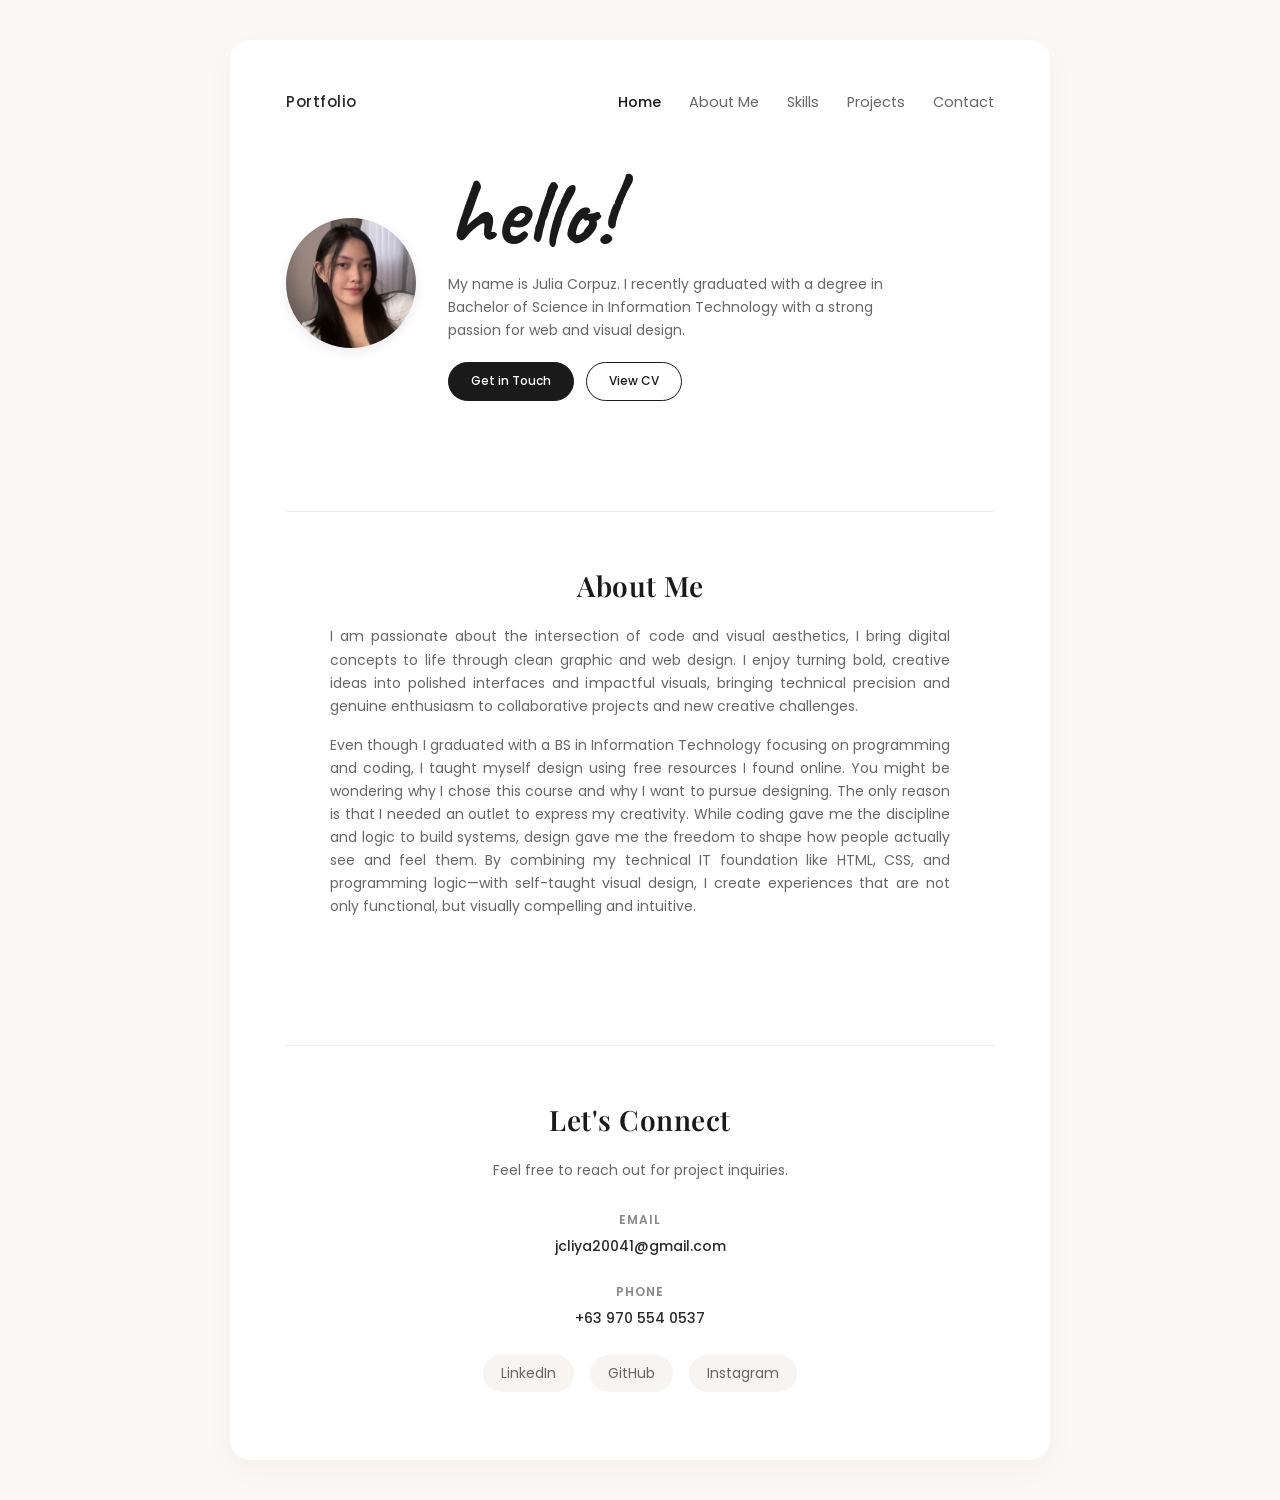
<file: index.html>
<!DOCTYPE html>
<html lang="en">
<head>
  <meta charset="UTF-8" />
  <meta name="viewport" content="width=device-width, initial-scale=1.0" />
  <title>Julia | Portfolio</title>
  
  <link rel="preconnect" href="https://fonts.googleapis.com">
  <link rel="preconnect" href="https://fonts.gstatic.com" crossorigin>
  <link href="https://fonts.googleapis.com/css2?family=Caveat:wght@600&family=Playfair+Display:ital,wght@0,400;0,600;1,400&family=Poppins:wght@300;400;500;600&display=swap" rel="stylesheet">
  
  <link rel="stylesheet" href="style.css">
</head>
<body>

  <main class="container">
    <header>
      <a href="index.html" class="logo">Portfolio</a>
      <nav>
        <ul>
          <li><a href="#top" class="active">Home</a></li>
          <li><a href="#about">About Me</a></li>
          <li><a href="skills.html">Skills</a></li>
          <li><a href="projects.html">Projects</a></li>
          <li><a href="#contact">Contact</a></li>
        </ul>
    </nav>
    </header>

    <section class="hero" id="hero">
      <img src="profile.jpg" alt="Profile" class="profile-img" />
      <div class="hero-content">
        <h1 class="hero-greeting">hello!</h1>
        <p class="hero-bio">
          My name is Julia Corpuz. I recently graduated with a degree in Bachelor of Science in Information Technology with a strong passion for web and visual design.
        </p>
        <div class="hero-actions">
          <a href="#contact" class="btn">Get in Touch</a>
          <a href="Corpuz, Julia-Resume.pdf" target="_blank" rel="noopener noreferrer" class="btn btn-outline">View CV</a>
        </div>
      </div>
    </section>

    <section class="about-section" id="about">
      <h2 class="section-title">About Me</h2>
      <div class="about-text">
        <p>I am passionate about the intersection of code and visual aesthetics, I bring digital concepts to life through clean graphic and web design. I enjoy turning bold, creative ideas into polished interfaces and impactful visuals, bringing technical precision and genuine enthusiasm to collaborative projects and new creative challenges.</p>
        <p>Even though I graduated with a BS in Information Technology focusing on programming and coding, I taught myself design using free resources I found online. You might be wondering why I chose this course and why I want to pursue designing. The only reason is that I needed an outlet to express my creativity. While coding gave me the discipline and logic to build systems, design gave me the freedom to shape how people actually see and feel them. By combining my technical IT foundation like HTML, CSS, and programming logic—with self-taught visual design, I create experiences that are not only functional, but visually compelling and intuitive.</p>
      </div>
    </section>

    <section class="contact-section" id="contact">
      <h2 class="section-title">Let's Connect</h2>
      <p class="contact-subtitle">Feel free to reach out for project inquiries.</p>
      
      <div class="contact-container">
        <div class="contact-item">
          <span class="contact-label">Email</span>
          <a href="mailto:jcliya20041@gmail.com" class="contact-value">jcliya20041@gmail.com</a>
        </div>

        <div class="contact-item">
          <span class="contact-label">Phone</span>
          <a href="tel:+639705540537" class="contact-value">+63 970 554 0537</a>
        </div>

        <div class="social-links">
          <a href="https://www.linkedin.com/in/julia-corpuz-b12122425" target="_blank" rel="noopener noreferrer" class="social-link">LinkedIn</a>
          <a href="https://github.com/yoimihya" target="_blank" rel="noopener noreferrer" class="social-link">GitHub</a>
          <a href="https://www.instagram.com/juuuiya/" target="_blank" rel="noopener noreferrer" class="social-link">Instagram</a>
        </div>
      </div>
    </section>
  </main>

 <script>
  document.querySelectorAll('nav a').forEach(anchor => {
    anchor.addEventListener('click', function(e) {
      const href = this.getAttribute('href');

      if (href === '#top' || href.endsWith('#top')) {
        e.preventDefault();
        window.scrollTo({ top: 0, left: 0, behavior: 'smooth' });
        document.documentElement.scrollTo({ top: 0, behavior: 'smooth' });
        document.body.scrollTo({ top: 0, behavior: 'smooth' });
        return;
      }

      if (href.startsWith('#') && href !== '#') {
        const target = document.querySelector(href);
        if (target) {
          e.preventDefault();
          target.scrollIntoView({ behavior: 'smooth' });
        }
      }
    });
  });
</script>
</body>
</html>
</file>
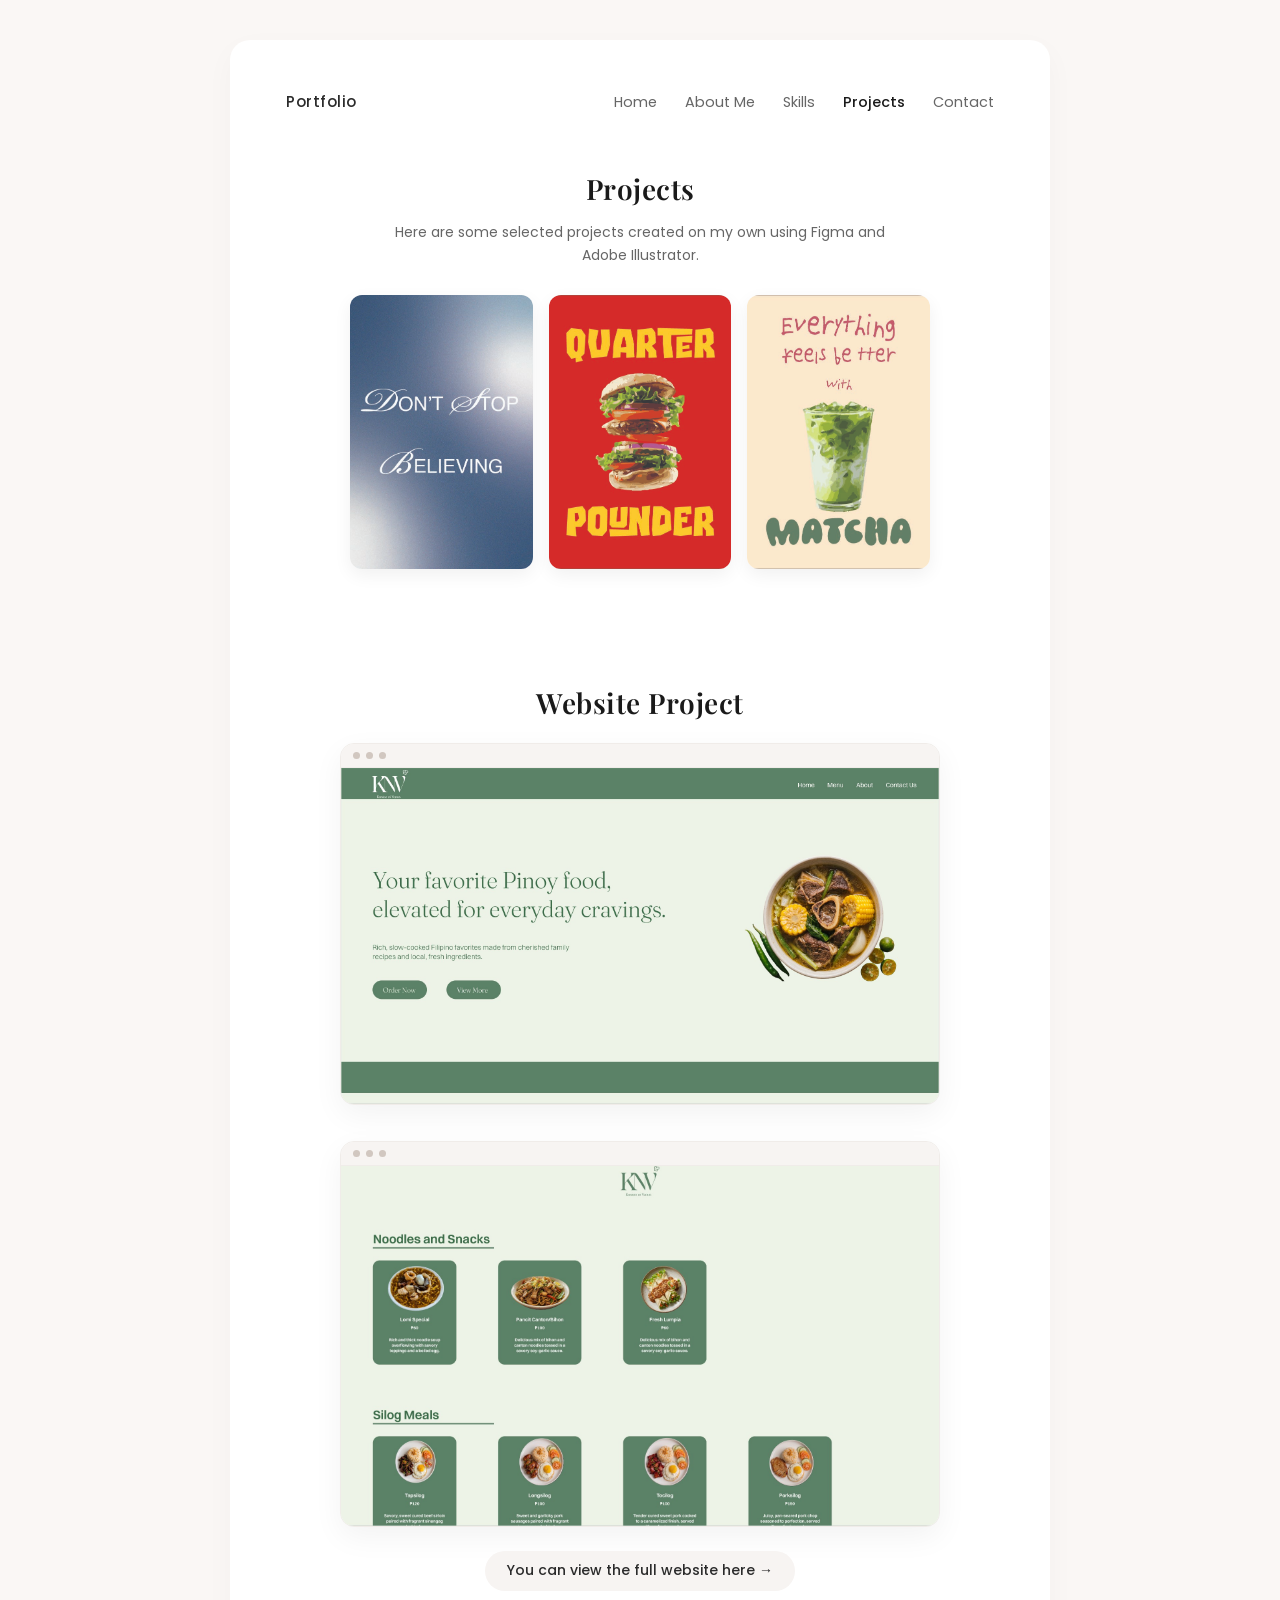
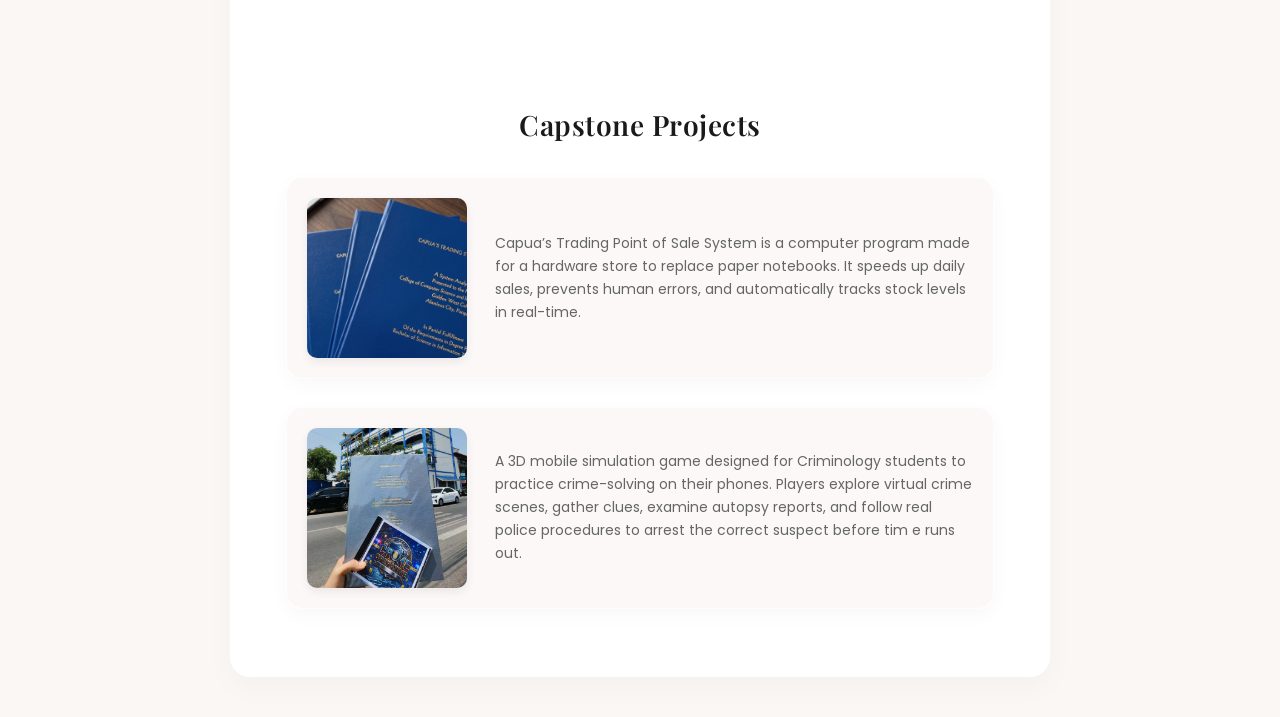
<file: projects.html>
<!DOCTYPE html>
<html lang="en">
<head>
  <meta charset="UTF-8" />
  <meta name="viewport" content="width=device-width, initial-scale=1.0" />
  <title>Projects</title>

  <link rel="preconnect" href="https://fonts.googleapis.com">
  <link rel="preconnect" href="https://fonts.gstatic.com" crossorigin>
  <link href="https://fonts.googleapis.com/css2?family=Caveat:wght@600&family=Playfair+Display:ital,wght@0,400;0,600;1,400&family=Poppins:wght@300;400;500;600&display=swap" rel="stylesheet">

  <link rel="stylesheet" href="style.css">
</head>
<body>

  <main class="container">
    <header>
      <a href="index.html" class="logo">Portfolio</a>
      <nav>
        <ul>
          <li><a href="index.html#top">Home</a></li>
          <li><a href="index.html#about">About Me</a></li>
          <li><a href="skills.html">Skills</a></li>
          <li><a href="projects.html" class="active">Projects</a></li>
          <li><a href="index.html#contact">Contact</a></li>
        </ul>
      </nav>
    </header>

    <div class="projects-wrapper">
      <section class="project-block">
        <h2 class="section-title">Projects</h2>
        <p class="section-desc">Here are some selected projects created on my own using Figma and Adobe Illustrator.</p>

        <div class="posters-grid">
          <div class="poster-card">
            <img src="poster.jpg" alt="Graphic Design 1">
          </div>
          <div class="poster-card">
            <img src="burger.jpg" alt="Quarter Pounder Poster">
          </div>
          <div class="poster-card">
            <img src="matcha.jpg" alt="Matcha Drink Poster">
          </div>
        </div>
      </section>

      <section class="web-design-section">
        <div class="mockup-container">
          <!-- Main Website Mockup -->
          <div class="website-showcase-item">
            <h3 class="handwritten-title">Website Project</h3>
            <div class="browser-frame">
              <div class="browser-header">
                <span class="browser-dot"></span>
                <span class="browser-dot"></span>
                <span class="browser-dot"></span>
              </div>
              <div class="browser-body">
                <img src="website_design.jpg" alt="Website UI Design Showcase" class="mockup-img">
              </div>
            </div>
          </div>

          <div class="menu-showcase">
            <div class="browser-frame">
              <div class="browser-header">
                <span class="browser-dot"></span>
                <span class="browser-dot"></span>
                <span class="browser-dot"></span>
              </div>
              <div class="browser-body">
                <img src="website_menu.jpg" alt="Website Menu UI" class="mockup-img">
              </div>
            </div>
          </div>
        </div>

        <div class="view-website-wrapper">
          <a href="https://gilcrpz.github.io/kusina-ni-venus/" target="_blank" rel="noopener noreferrer" class="view-website-link">
            You can view the full website here &rarr;
          </a>
        </div>
      </section>

      <section class="project-block capstone-block">
        <h2 class="section-title">Capstone Projects</h2>

        <div class="capstone-list">
          <div class="capstone-card">
            <div class="capstone-img-box">
              <img src="pos.jpg" alt="Hardware Inventory Tracking System">
            </div>
            <div class="capstone-info">
              <p>
                Capua’s Trading Point of Sale System is a computer program made for a hardware store to replace paper notebooks. It speeds up daily sales, prevents human errors, and automatically tracks stock levels in real-time.</p>
            </div>
          </div>

          <div class="capstone-card">
            <div class="capstone-img-box">
              <img src="the-crime-operative.jpg" alt="Crime Investigation Game Simulator">
            </div>
            <div class="capstone-info">
              <p>
                A 3D mobile simulation game designed for Criminology students to practice crime-solving on their phones. Players explore virtual crime scenes, gather clues, examine autopsy reports, and follow real police procedures to arrest the correct suspect before tim  e runs out.</p>
            </div>
          </div>
        </div>
      </section>
    </div>

 
</body>
</html>
</file>
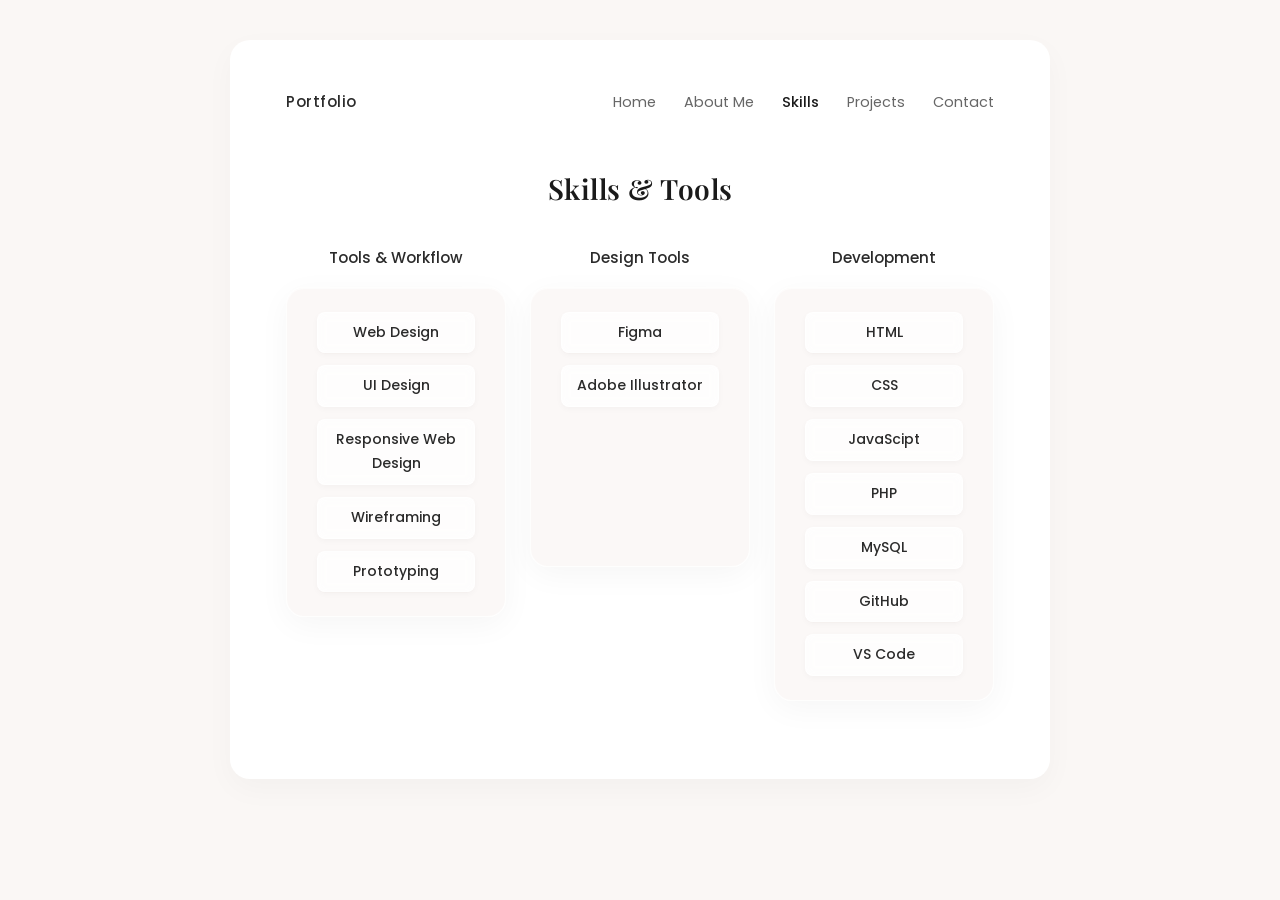
<file: skills.html>
<!DOCTYPE html>
<html lang="en">
<head>
  <meta charset="UTF-8" />
  <meta name="viewport" content="width=device-width, initial-scale=1.0" />
  <title>Skills</title>

  <link rel="preconnect" href="https://fonts.googleapis.com">
  <link rel="preconnect" href="https://fonts.gstatic.com" crossorigin>
  <link href="https://fonts.googleapis.com/css2?family=Caveat:wght@600&family=Playfair+Display:ital,wght@0,400;0,600;1,400&family=Poppins:wght@300;400;500;600&display=swap" rel="stylesheet">

  <link rel="stylesheet" href="style.css">
</head>
<body>

  <main class="container">
    <header>
      <a href="index.html" class="logo">Portfolio</a>
     <nav>
        <ul>
          <li><a href="index.html#top">Home</a></li>
          <li><a href="index.html#about">About Me</a></li>
          <li><a href="skills.html" class="active">Skills</a></li>
          <li><a href="projects.html">Projects</a></li>
          <li><a href="index.html#contact">Contact</a></li>
        </ul>
      </nav>
    </header>

    <section class="skills-page-section">
      <h2 class="section-title">Skills & Tools</h2>

      <div class="skills-grid">

        <div class="skills-col">
          <h3 class="skills-category-title">Tools & Workflow</h3>
          <div class="skills-card">
            <span class="skill-tag">Web Design</span>
            <span class="skill-tag">UI Design</span>
            <span class="skill-tag">Responsive Web Design</span>
            <span class="skill-tag">Wireframing</span>
            <span class="skill-tag">Prototyping</span>
          </div>
        </div>

        <div class="skills-col">
          <h3 class="skills-category-title">Design Tools</h3>
          <div class="skills-card">
            <span class="skill-tag">Figma</span>
            <span class="skill-tag">Adobe Illustrator</span>
          </div>
        </div>

        <div class="skills-col">
          <h3 class="skills-category-title">Development</h3>
          <div class="skills-card">
            <span class="skill-tag">HTML</span>
            <span class="skill-tag">CSS</span>
            <span class="skill-tag">JavaScipt</span>
            <span class="skill-tag">PHP</span>
            <span class="skill-tag">MySQL</span>
            <span class="skill-tag">GitHub</span>
            <span class="skill-tag">VS Code</span>
          </div>
        </div>
      </div>
    </section>

</body>
</html>
</file>
<file: style.css>
:root {
  --bg-color: #faf7f5;
  --text-main: #2b2b2b;
  --text-muted: #666666;
  --accent: #1a1a1a;
  --accent-hover: #3a3a3a;
  --card-bg: #ffffff;
  --border-light: #f0ece9;
}

* {
  box-sizing: border-box;
  margin: 0;
  padding: 0;
}

html {
  scroll-behavior: smooth;
}

body {
  font-family: 'Poppins', sans-serif;
  background-color: var(--bg-color);
  color: var(--text-main);
  line-height: 1.7;
  display: flex;
  justify-content: center;
  padding: 40px 20px;
}

.container {
  width: 100%;
  max-width: 820px;
  background: var(--card-bg);
  border-radius: 20px;
  padding: 48px 56px;
  box-shadow: 0 10px 30px rgba(0, 0, 0, 0.03);
}

/* Header & Nav */
header {
  display: flex;
  justify-content: space-between;
  align-items: center;
  margin-bottom: 50px;
}

.logo {
  font-family: 'Poppins', sans-serif;
  font-weight: 500;
  font-size: 0.95rem;
  letter-spacing: 0.5px;
  text-decoration: none;
  color: var(--text-main);
}

nav ul {
  display: flex;
  gap: 28px;
  list-style: none;
}

nav a {
  font-family: 'Poppins', sans-serif;
  text-decoration: none;
  color: var(--text-muted);
  font-size: 0.9rem;
  transition: color 0.2s ease;
}

nav a:hover,
nav a.active {
  color: var(--accent);
  font-weight: 500;
}

/* Standardized Titles */
.section-title,
.handwritten-title {
  font-family: 'Playfair Display', serif !important;
  font-size: 1.75rem !important;
  font-weight: 600;
  letter-spacing: 0.5px;
  color: var(--accent);
  margin-bottom: 16px;
  text-align: center;
  text-transform: capitalize;
}

/* Standardized Descriptions */
.hero-bio,
.about-text p,
.contact-subtitle,
.section-desc,
.capstone-info p {
  font-family: 'Poppins', sans-serif !important;
  font-size: 0.875rem !important;
  font-weight: 400;
  color: var(--text-muted);
  line-height: 1.65;
}

/* Hero Section */
.hero {
  display: flex;
  align-items: center;
  gap: 32px;
  padding-bottom: 110px;
}

.profile-img {
  width: 130px;
  height: 130px;
  border-radius: 50%;
  object-fit: cover;
  flex-shrink: 0;
  box-shadow: 0 4px 12px rgba(0, 0, 0, 0.08);
}

.hero-content {
  flex: 1;
}

.hero-greeting {
  font-family: 'Caveat', cursive;
  font-size: 6rem;
  line-height: 1;
  margin-bottom: 12px;
  color: var(--accent);
}

.hero-bio {
  margin-bottom: 20px;
  max-width: 480px;
}

.hero-actions {
  display: flex;
  gap: 12px;
}

.btn {
  font-family: 'Poppins', sans-serif;
  padding: 8px 22px;
  border-radius: 50px;
  font-size: 0.75rem;
  font-weight: 500;
  text-decoration: none;
  transition: all 0.2s ease;
  cursor: pointer;
  border: 1px solid var(--accent);
  background: var(--accent);
  color: #fff;
  display: inline-block;
}

.btn:hover {
  background: var(--accent-hover);
  transform: translateY(-1px);
}

.btn-outline {
  background: transparent;
  color: var(--accent);
}

.btn-outline:hover {
  background: var(--accent);
  color: #fff;
}

/* About Section */
.about-section {
  text-align: center;
  border-top: 1px solid var(--border-light);
  padding-top: 50px;
  padding-bottom: 110px;
}

.about-text {
  max-width: 620px;
  margin: 0 auto;
  text-align: justify;
  hyphens: auto;
}

.about-text p {
  margin-bottom: 16px;
}

/* Contact Section */
.contact-section {
  text-align: center;
  border-top: 1px solid var(--border-light);
  padding-top: 50px;
  padding-bottom: 20px;
}

.contact-subtitle {
  margin-bottom: 28px;
}

.contact-container {
  display: flex;
  flex-direction: column;
  align-items: center;
  gap: 24px;
}

.contact-item {
  display: flex;
  flex-direction: column;
  align-items: center;
  gap: 4px;
}

.contact-label {
  font-family: 'Poppins', sans-serif;
  font-size: 0.75rem;
  text-transform: uppercase;
  letter-spacing: 1px;
  color: #888;
  font-weight: 600;
}

.contact-value {
  font-family: 'Poppins', sans-serif;
  font-size: 0.875rem;
  color: var(--text-main);
  text-decoration: none;
  font-weight: 500;
  transition: color 0.2s ease;
}

.contact-value:hover {
  color: var(--accent-hover);
  text-decoration: underline;
}

.social-links {
  display: flex;
  justify-content: center;
  gap: 16px;
  flex-wrap: wrap;
}

.social-link {
  font-family: 'Poppins', sans-serif;
  font-size: 0.875rem;
  color: var(--text-muted);
  text-decoration: none;
  padding: 7px 18px;
  border-radius: 20px;
  background: #f7f4f2;
  transition: all 0.2s ease;
}

.social-link:hover {
  background: var(--accent);
  color: #fff;
  transform: translateY(-1px);
}

/* Skills Page Section */
.skills-page-section {
  text-align: center;
  padding-bottom: 30px;
}

.skills-grid {
  display: grid;
  grid-template-columns: repeat(3, 1fr);
  gap: 24px;
  margin-top: 32px;
}

.skills-col {
  display: flex;
  flex-direction: column;
  align-items: center;
}

.skills-category-title {
  font-family: 'Poppins', sans-serif;
  font-size: 0.95rem;
  font-weight: 500;
  color: var(--text-main);
  margin-bottom: 16px;
}

.skills-card {
  width: 100%;
  background: rgba(245, 240, 237, 0.45);
  backdrop-filter: blur(12px);
  -webkit-backdrop-filter: blur(12px);
  border: 1px solid rgba(255, 255, 255, 0.8);
  border-radius: 18px;
  padding: 24px 16px;
  display: flex;
  flex-direction: column;
  align-items: center;
  gap: 12px;
  min-height: 280px;
  box-shadow: 0 8px 32px rgba(0, 0, 0, 0.04), inset 0 1px 0 rgba(255, 255, 255, 0.6);
  transition: transform 0.3s ease, box-shadow 0.3s ease;
}

.skills-card:hover {
  transform: translateY(-4px);
  box-shadow: 0 12px 28px rgba(0, 0, 0, 0.06);
}

/* Skill Tags */
.skill-tag {
  background: rgba(255, 255, 255, 0.85);
  backdrop-filter: blur(4px);
  -webkit-backdrop-filter: blur(4px);
  border: 1px solid rgba(255, 255, 255, 0.9);
  color: var(--text-main);
  font-family: 'Poppins', sans-serif;
  font-size: 0.875rem;
  font-weight: 500;
  padding: 8px 14px;
  border-radius: 8px;
  width: 85%;
  text-align: center;
  user-select: none;
  box-shadow: 0 2px 6px rgba(0, 0, 0, 0.03);
  transition: all 0.25s cubic-bezier(0.4, 0, 0.2, 1);
  cursor: default;
}

.skill-tag:hover {
  transform: translateY(-2px) scale(1.02);
  background: #ffffff;
  border-color: rgba(0, 0, 0, 0.08);
  box-shadow: 0 6px 14px rgba(0, 0, 0, 0.08);
  color: #000;
}

/* Projects Page Layout */
.projects-wrapper {
  display: flex;
  flex-direction: column;
}

.project-block {
  text-align: center;
  padding-bottom: 110px;
}

.capstone-block {
  padding-bottom: 20px;
}

.section-desc {
  max-width: 520px;
  margin: -8px auto 28px;
}

/* Posters Grid */
.posters-grid {
  display: grid;
  grid-template-columns: repeat(3, 1fr);
  gap: 16px;
  max-width: 580px;
  margin: 0 auto;
}

.poster-card {
  border-radius: 12px;
  overflow: hidden;
  box-shadow: 0 6px 18px rgba(0, 0, 0, 0.06);
  background: var(--card-bg);
  aspect-ratio: 3 / 4.5;
  transition: transform 0.3s ease, box-shadow 0.3s ease;
}

.poster-card:hover {
  transform: translateY(-5px);
  box-shadow: 0 12px 24px rgba(0, 0, 0, 0.12);
}

.poster-card img {
  width: 100%;
  height: 100%;
  object-fit: cover;
  display: block;
}

/* Website Section & Spacer */
.web-design-section {
  padding-top: 0;
  padding-bottom: 0;
  margin-bottom: 110px;
}

.mockup-container {
  display: flex;
  flex-direction: column;
  gap: 36px;
  max-width: 600px;
  margin: 0 auto;
}

.website-showcase-item,
.menu-showcase {
  text-align: center;
}

.browser-frame {
  background: #ffffff;
  border-radius: 14px;
  border: 1px solid var(--border-light);
  overflow: hidden;
  box-shadow: 0 10px 30px rgba(0, 0, 0, 0.05);
  transition: transform 0.3s ease;
}

.browser-frame:hover {
  transform: translateY(-3px);
}

.browser-header {
  background: #f7f4f2;
  padding: 8px 12px;
  display: flex;
  align-items: center;
  gap: 6px;
  border-bottom: 1px solid var(--border-light);
}

.browser-dot {
  width: 7px;
  height: 7px;
  border-radius: 50%;
  background-color: #d1c7c0;
}

.browser-body {
  width: 100%;
  overflow: hidden;
}

.mockup-img {
  width: 100%;
  height: auto;
  display: block;
  object-fit: cover;
}

/* View Website Link & Note */
.view-website-wrapper {
  text-align: center;
  margin-top: 24px;
}

.view-website-link {
  font-family: 'Poppins', sans-serif;
  font-size: 0.875rem;
  font-weight: 500;
  color: var(--text-main);
  text-decoration: none;
  display: inline-flex;
  align-items: center;
  gap: 6px;
  padding: 8px 22px;
  border-radius: 50px;
  background: #f7f4f2;
  transition: all 0.2s ease;
}

.view-website-link:hover {
  background: var(--accent);
  color: #fff;
  transform: translateY(-2px);
}

.website-collab-note {
  font-family: 'Poppins', sans-serif;
  font-size: 0.8rem;
  color: var(--text-muted);
  margin-top: 12px;
  font-style: italic;
  line-height: 1.5;
  max-width: 520px;
  margin-left: auto;
  margin-right: auto;
}

/* Capstone Section */
.capstone-list {
  display: flex;
  flex-direction: column;
  gap: 28px;
  margin-top: 28px;
}

.capstone-card {
  display: flex;
  align-items: center;
  gap: 28px;
  background: rgba(245, 240, 237, 0.45);
  backdrop-filter: blur(12px);
  -webkit-backdrop-filter: blur(12px);
  border: 1px solid rgba(255, 255, 255, 0.85);
  border-radius: 16px;
  padding: 20px;
  box-shadow: 0 6px 20px rgba(0, 0, 0, 0.03);
  text-align: left;
  transition: transform 0.25s ease, box-shadow 0.25s ease;
}

.capstone-card:hover {
  transform: translateY(-3px);
  box-shadow: 0 10px 25px rgba(0, 0, 0, 0.06);
}

.capstone-img-box {
  flex: 0 0 160px;
  height: 160px;
  border-radius: 10px;
  overflow: hidden;
  box-shadow: 0 4px 10px rgba(0, 0, 0, 0.07);
}

.capstone-img-box img {
  width: 100%;
  height: 100%;
  object-fit: cover;
  display: block;
}

.capstone-info {
  flex: 1;
}

.capstone-info p {
  margin: 0;
}

/* Responsive Adjustments */
@media (max-width: 640px) {
  .container {
    padding: 30px 20px;
  }

  .hero {
    flex-direction: column;
    text-align: center;
    padding-bottom: 60px;
  }

  .hero-actions {
    justify-content: center;
  }

  header {
    flex-direction: column;
    gap: 16px;
  }

  .about-section,
  .project-block {
    padding-bottom: 60px;
  }

  .web-design-section {
    margin-bottom: 60px;
  }

  .skills-grid {
    grid-template-columns: 1fr;
    gap: 24px;
  }

  .posters-grid {
    grid-template-columns: 1fr;
    max-width: 260px;
    margin: 0 auto;
  }

  .capstone-card {
    flex-direction: column;
    text-align: center;
  }

  .capstone-img-box {
    width: 100%;
    max-width: 200px;
    height: 160px;
  }
}
</file>
